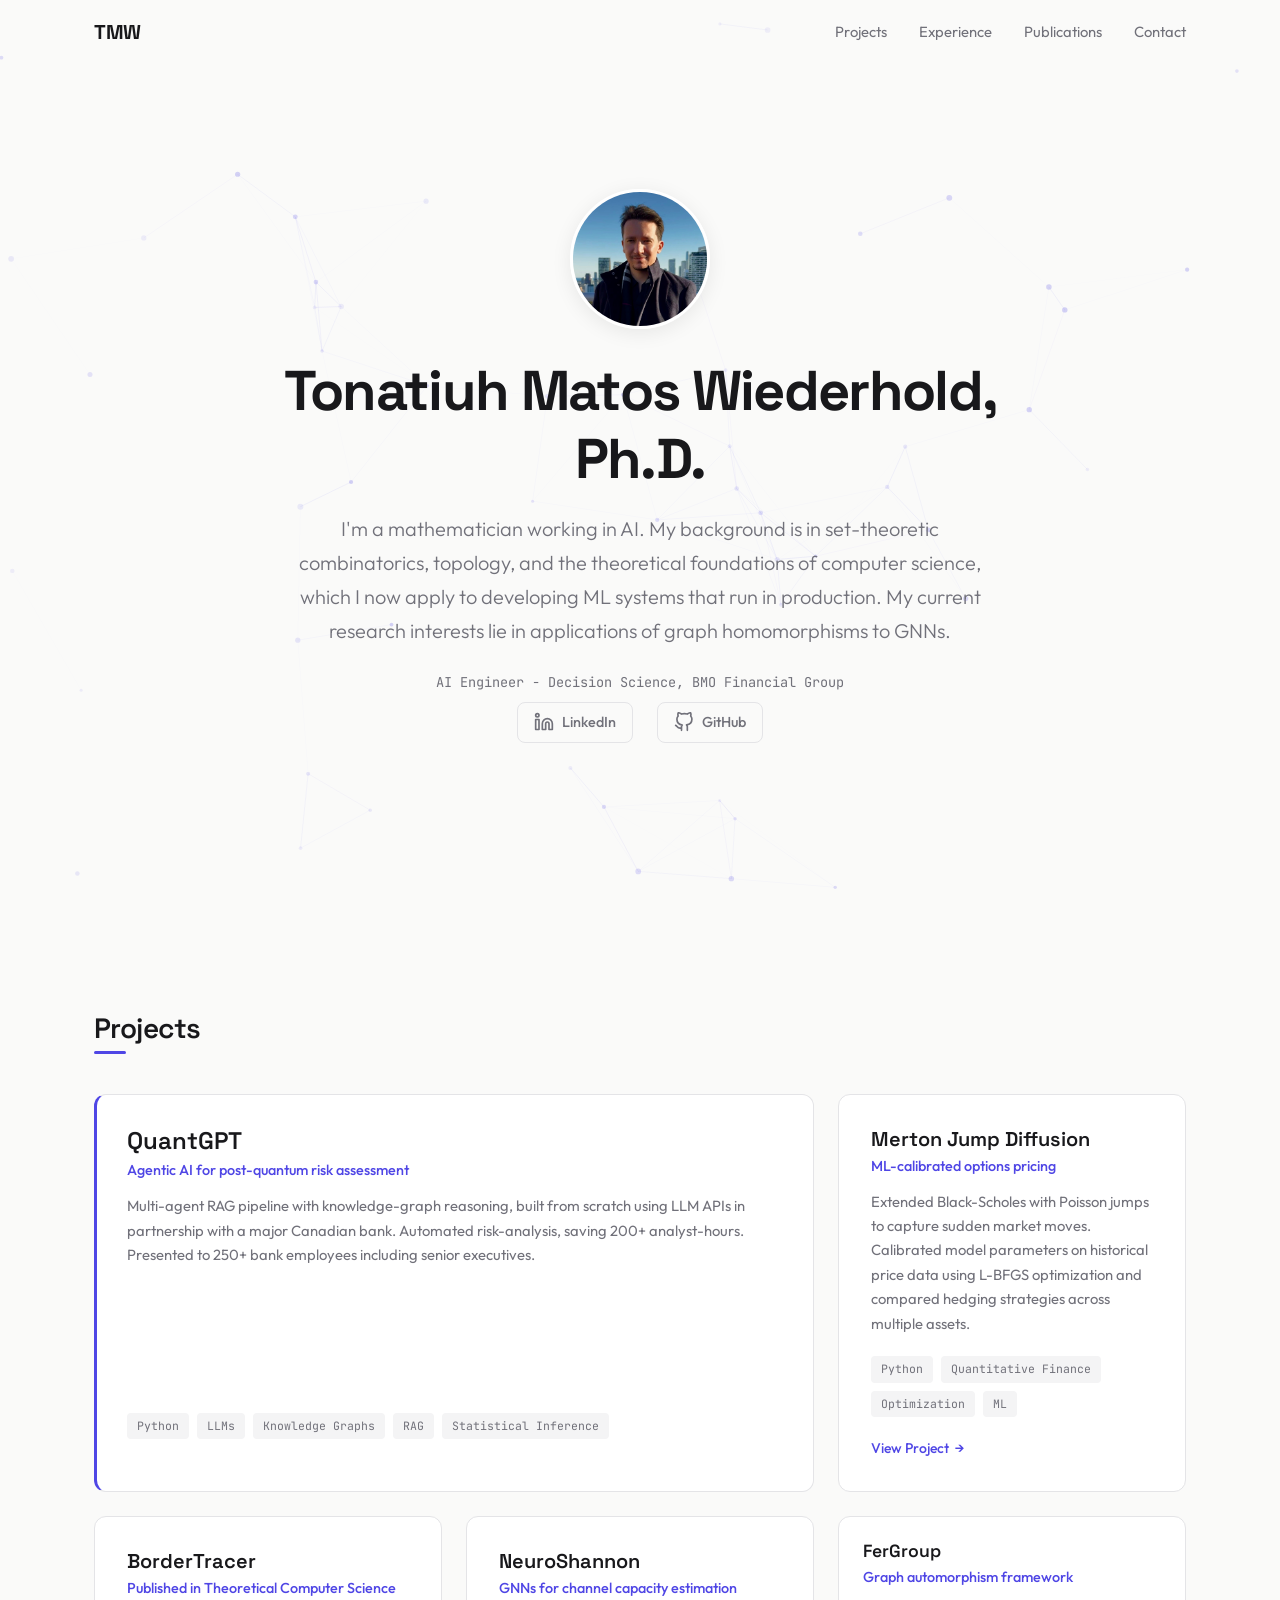
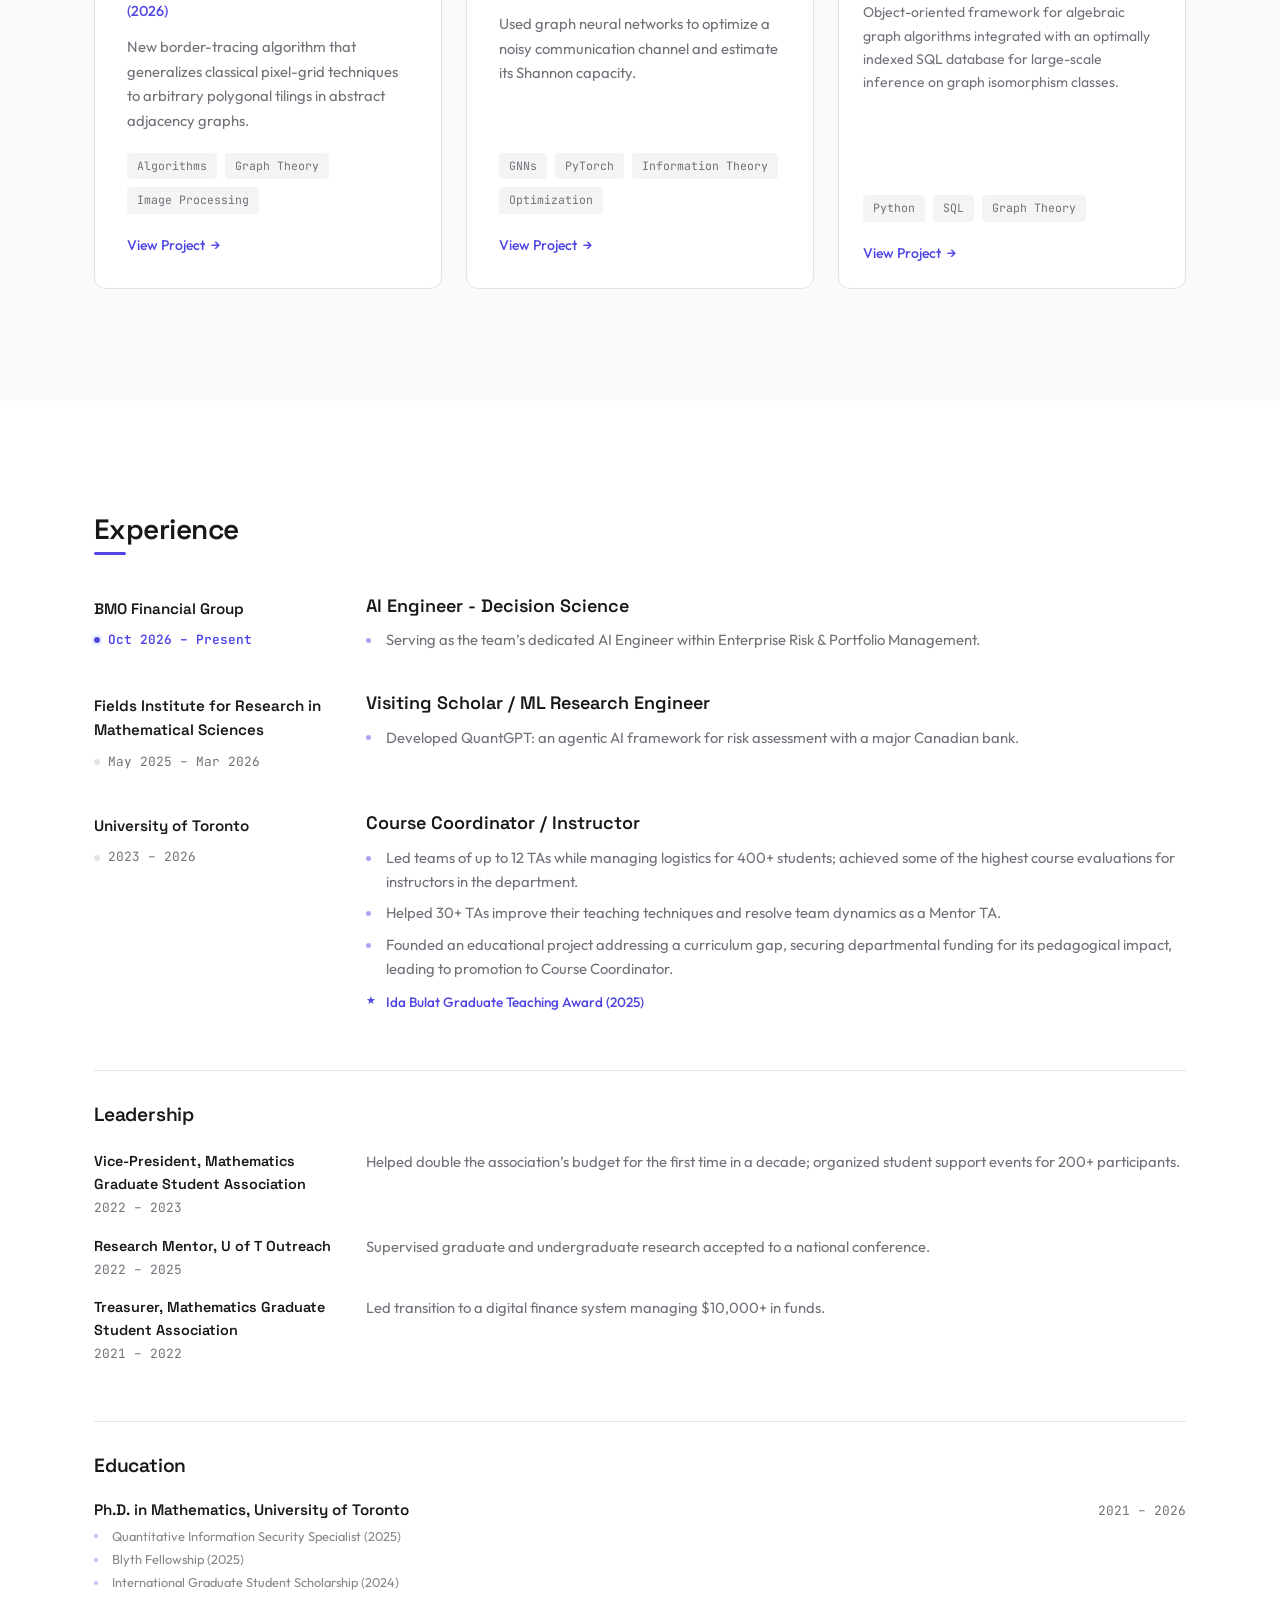
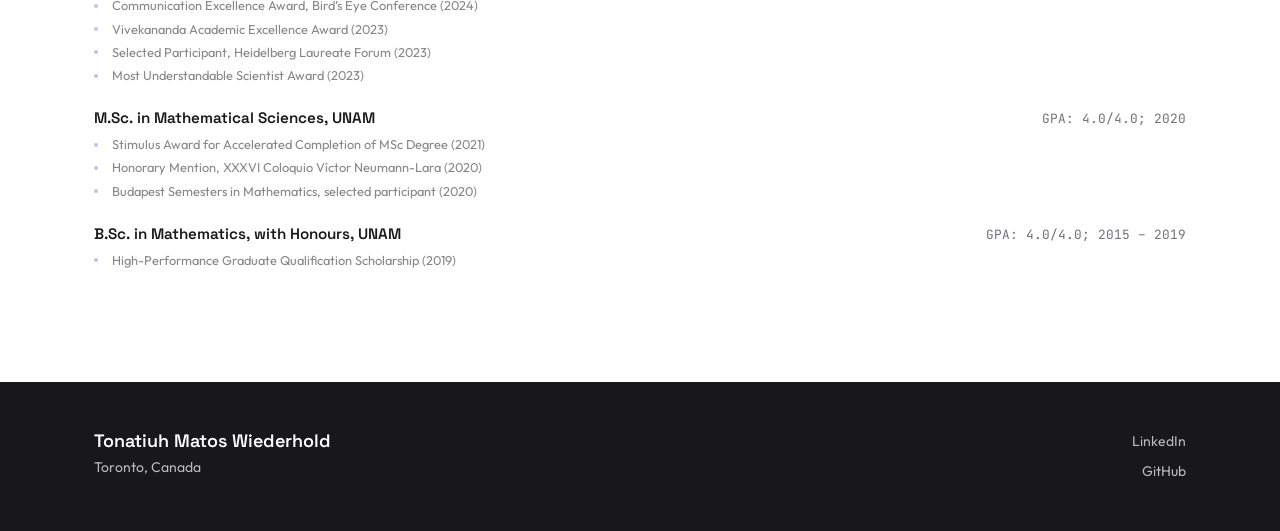
<file: index.html>
<!DOCTYPE html>
<html lang="en">
<head>
  <meta charset="UTF-8">
  <meta name="viewport" content="width=device-width, initial-scale=1.0">
  <title>Tonatiuh Matos Wiederhold</title>
  <meta name="description" content="Mathematician turned AI engineer, building production machine learning systems. PhD in Mathematics, University of Toronto.">
  <meta property="og:title" content="Tonatiuh Matos Wiederhold">
  <meta property="og:description" content="Mathematician building AI systems, optimization tools, and the theory behind them.">
  <meta property="og:type" content="website">
  <meta property="og:url" content="https://wiederhold.dev">
  <link rel="canonical" href="https://wiederhold.dev">
  <link rel="icon" href="images/favicon.ico">
  <link rel="preconnect" href="https://fonts.googleapis.com">
  <link rel="preconnect" href="https://fonts.gstatic.com" crossorigin>
  <link href="https://fonts.googleapis.com/css2?family=Space+Grotesk:wght@500;600;700&family=Outfit:wght@300;400;500&family=JetBrains+Mono:wght@400&display=swap" rel="stylesheet">
  <link rel="stylesheet" href="css/style.css">
</head>
<body>
  <nav class="nav" id="nav">
    <div class="nav-inner">
      <a href="/" class="nav-logo">TMW</a>
      <div class="nav-links" id="nav-links">
        <a href="#projects">Projects</a>
        <a href="#experience">Experience</a>
        <a href="publications.html">Publications</a>
        <a href="#contact">Contact</a>
      </div>
      <button class="nav-toggle" id="nav-toggle" aria-label="Toggle menu">
        <span></span>
        <span></span>
        <span></span>
      </button>
    </div>
  </nav>

  <section class="hero" id="hero">
    <canvas id="graph-canvas"></canvas>
    <div class="hero-content">
      <img src="images/headshot.jpeg" alt="Tonatiuh Matos Wiederhold" class="hero-headshot">
      <h1 class="hero-name">Tonatiuh Matos Wiederhold, Ph.D.</h1>
      <p class="hero-tagline">I'm a mathematician working in AI. My background is in set-theoretic combinatorics, topology, and the theoretical foundations of computer science, which I now apply to developing ML systems that run in production. My current research interests lie in applications of graph homomorphisms to GNNs.</p>
      <p class="hero-status">AI Engineer - Decision Science, BMO Financial Group</p>
      <div class="hero-links">
        <a href="https://linkedin.com/in/tonamatos" target="_blank" rel="noopener" class="hero-link" aria-label="LinkedIn">
          <svg width="20" height="20" viewBox="0 0 24 24" fill="none" stroke="currentColor" stroke-width="2" stroke-linecap="round" stroke-linejoin="round"><path d="M16 8a6 6 0 016 6v7h-4v-7a2 2 0 00-4 0v7h-4v-7a6 6 0 016-6z"/><rect x="2" y="9" width="4" height="12"/><circle cx="4" cy="4" r="2"/></svg>
          LinkedIn
        </a>
        <a href="https://github.com/tonamatos" target="_blank" rel="noopener" class="hero-link" aria-label="GitHub">
          <svg width="20" height="20" viewBox="0 0 24 24" fill="none" stroke="currentColor" stroke-width="2" stroke-linecap="round" stroke-linejoin="round"><path d="M9 19c-5 1.5-5-2.5-7-3m14 6v-3.87a3.37 3.37 0 00-.94-2.61c3.14-.35 6.44-1.54 6.44-7A5.44 5.44 0 0020 4.77 5.07 5.07 0 0019.91 1S18.73.65 16 2.48a13.38 13.38 0 00-7 0C6.27.65 5.09 1 5.09 1A5.07 5.07 0 005 4.77a5.44 5.44 0 00-1.5 3.78c0 5.42 3.3 6.61 6.44 7A3.37 3.37 0 009 18.13V22"/></svg>
          GitHub
        </a>
      </div>
    </div>
  </section>

  <section class="section" id="projects">
    <div class="container">
      <h2 class="section-heading">Projects</h2>
      <div class="project-grid" id="project-grid"></div>
    </div>
  </section>

  <section class="section section-alt" id="experience">
    <div class="container">
      <h2 class="section-heading">Experience</h2>
      <div class="experience-list" id="experience-list"></div>

      <h3 class="subsection-heading">Leadership</h3>
      <div class="leadership-list" id="leadership-list"></div>

      <h3 class="subsection-heading">Education</h3>
      <div class="education-list" id="education-list"></div>
    </div>
  </section>

  <footer class="footer" id="contact">
    <div class="container">
      <div class="footer-inner">
        <div class="footer-info">
          <h2 class="footer-name">Tonatiuh Matos Wiederhold</h2>
          <p class="footer-location">Toronto, Canada</p>
        </div>
        <div class="footer-links">
          <a href="https://linkedin.com/in/tonamatos" target="_blank" rel="noopener">LinkedIn</a>
          <a href="https://github.com/tonamatos" target="_blank" rel="noopener">GitHub</a>
        </div>
      </div>
    </div>
  </footer>

  <script src="js/graph.js"></script>
  <script src="js/main.js"></script>
</body>
</html>
</file>
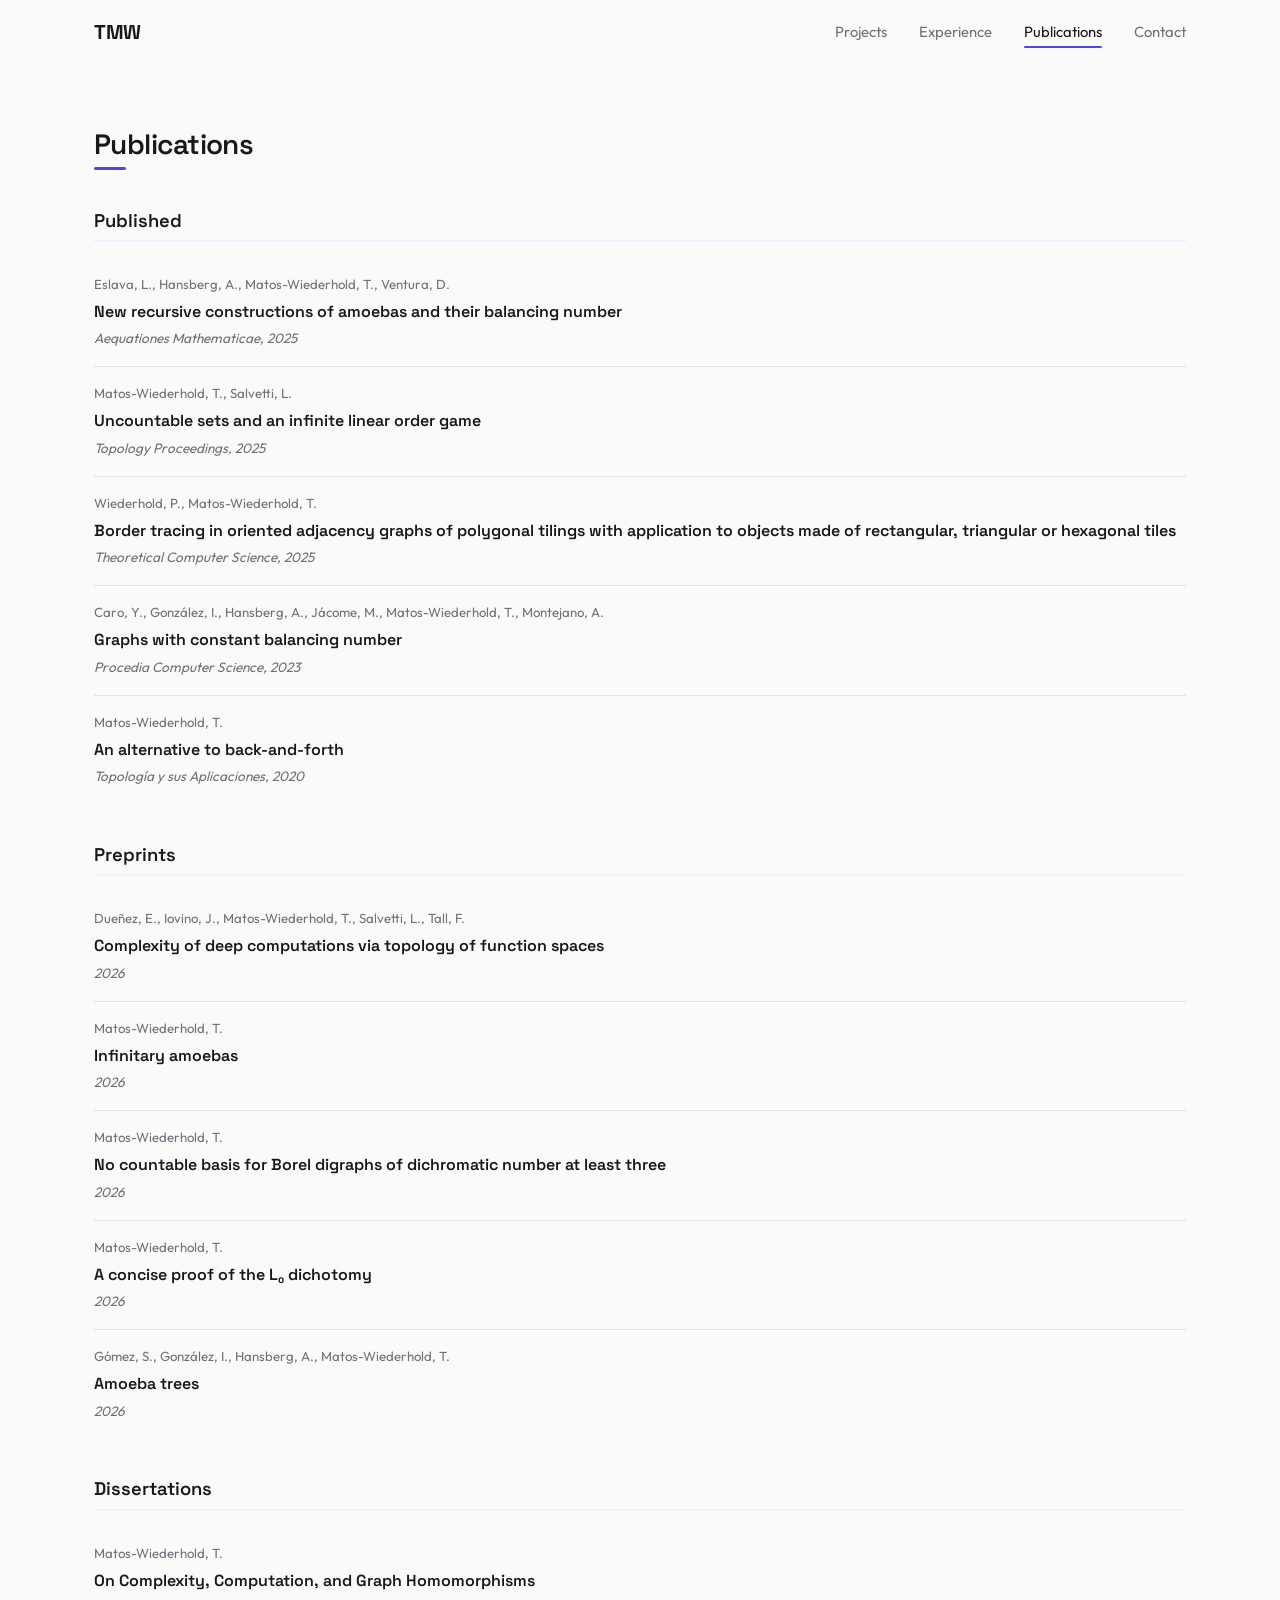
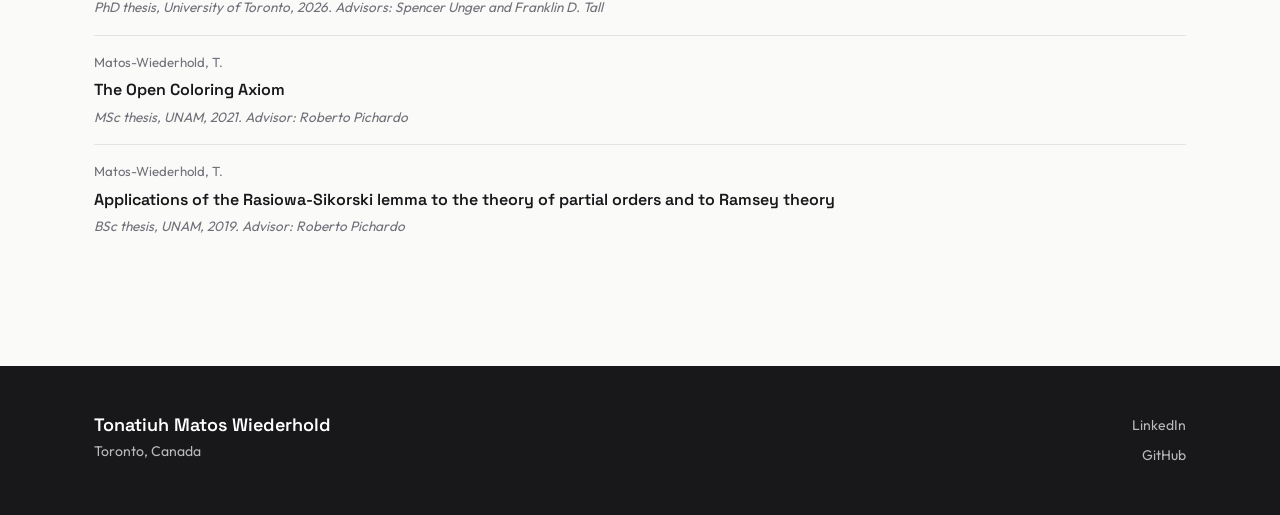
<file: publications.html>
<!DOCTYPE html>
<html lang="en">
<head>
  <meta charset="UTF-8">
  <meta name="viewport" content="width=device-width, initial-scale=1.0">
  <title>Tona's Publications</title>
  <meta name="description" content="Publications by Tonatiuh Matos Wiederhold.">
  <link rel="icon" href="images/favicon.ico">
  <link rel="preconnect" href="https://fonts.googleapis.com">
  <link rel="preconnect" href="https://fonts.gstatic.com" crossorigin>
  <link href="https://fonts.googleapis.com/css2?family=Space+Grotesk:wght@500;600;700&family=Outfit:wght@300;400;500&family=JetBrains+Mono:wght@400&display=swap" rel="stylesheet">
  <link rel="stylesheet" href="css/style.css">
</head>
<body>
  <nav class="nav" id="nav">
    <div class="nav-inner">
      <a href="/" class="nav-logo">TMW</a>
      <div class="nav-links" id="nav-links">
        <a href="/#projects">Projects</a>
        <a href="/#experience">Experience</a>
        <a href="publications.html" class="active">Publications</a>
        <a href="/#contact">Contact</a>
      </div>
      <button class="nav-toggle" id="nav-toggle" aria-label="Toggle menu">
        <span></span>
        <span></span>
        <span></span>
      </button>
    </div>
  </nav>

  <main class="section publications-page">
    <div class="container">
      <h1 class="section-heading">Publications</h1>
      <div id="pub-list"></div>
    </div>
  </main>

  <footer class="footer" id="contact">
    <div class="container">
      <div class="footer-inner">
        <div class="footer-info">
          <h2 class="footer-name">Tonatiuh Matos Wiederhold</h2>
          <p class="footer-location">Toronto, Canada</p>
        </div>
        <div class="footer-links">
          <a href="https://linkedin.com/in/tonamatos" target="_blank" rel="noopener">LinkedIn</a>
          <a href="https://github.com/tonamatos" target="_blank" rel="noopener">GitHub</a>
        </div>
      </div>
    </div>
  </footer>

  <script src="js/main.js"></script>
</body>
</html>
</file>
<file: css/style.css>
:root {
  --bg: #FAFAF9;
  --surface: #FFFFFF;
  --text: #18181B;
  --text-secondary: #71717A;
  --accent: #4F46E5;
  --accent-hover: #4338CA;
  --accent-light: #EEF2FF;
  --border: #E4E4E7;
  --tag-bg: #F4F4F5;
  --font-display: 'Space Grotesk', sans-serif;
  --font-body: 'Outfit', sans-serif;
  --font-mono: 'JetBrains Mono', monospace;
  --max-width: 1140px;
  --nav-height: 64px;
}

*, *::before, *::after {
  margin: 0;
  padding: 0;
  box-sizing: border-box;
}

html {
  scroll-behavior: smooth;
  scroll-padding-top: var(--nav-height);
}

body {
  font-family: var(--font-body);
  font-weight: 400;
  color: var(--text);
  background: var(--bg);
  line-height: 1.6;
  -webkit-font-smoothing: antialiased;
  -moz-osx-font-smoothing: grayscale;
}

h1, h2, h3, h4 {
  font-family: var(--font-display);
  line-height: 1.2;
}

a {
  color: var(--accent);
  text-decoration: none;
  transition: color 0.2s;
}

a:hover {
  color: var(--accent-hover);
}

img {
  max-width: 100%;
  display: block;
}

.container {
  max-width: var(--max-width);
  margin: 0 auto;
  padding: 0 1.5rem;
}

/* ========== Navigation ========== */

.nav {
  position: fixed;
  top: 0;
  left: 0;
  right: 0;
  z-index: 100;
  background: transparent;
  transition: background 0.3s, box-shadow 0.3s;
}

.nav.scrolled {
  background: rgba(250, 250, 249, 0.92);
  backdrop-filter: blur(12px);
  -webkit-backdrop-filter: blur(12px);
  box-shadow: 0 1px 0 var(--border);
}

.nav-inner {
  max-width: var(--max-width);
  margin: 0 auto;
  padding: 0 1.5rem;
  height: var(--nav-height);
  display: flex;
  align-items: center;
  justify-content: space-between;
}

.nav-logo {
  font-family: var(--font-display);
  font-weight: 700;
  font-size: 1.25rem;
  color: var(--text);
  letter-spacing: -0.02em;
}

.nav-logo:hover {
  color: var(--accent);
}

.nav-links {
  display: flex;
  gap: 2rem;
}

.nav-links a {
  font-family: var(--font-body);
  font-weight: 400;
  font-size: 0.925rem;
  color: var(--text-secondary);
  transition: color 0.2s;
  position: relative;
}

.nav-links a:hover,
.nav-links a.active {
  color: var(--text);
}

.nav-links a.active::after {
  content: '';
  position: absolute;
  bottom: -4px;
  left: 0;
  right: 0;
  height: 2px;
  background: var(--accent);
  border-radius: 1px;
}

.nav-toggle {
  display: none;
  flex-direction: column;
  gap: 5px;
  background: none;
  border: none;
  cursor: pointer;
  padding: 4px;
}

.nav-toggle span {
  display: block;
  width: 22px;
  height: 2px;
  background: var(--text);
  border-radius: 1px;
  transition: transform 0.3s, opacity 0.3s;
}

.nav-toggle.open span:nth-child(1) {
  transform: translateY(7px) rotate(45deg);
}

.nav-toggle.open span:nth-child(2) {
  opacity: 0;
}

.nav-toggle.open span:nth-child(3) {
  transform: translateY(-7px) rotate(-45deg);
}

/* ========== Hero ========== */

.hero {
  position: relative;
  min-height: 100vh;
  display: flex;
  align-items: center;
  justify-content: center;
  overflow: hidden;
  padding: 6rem 1.5rem 4rem;
}

#graph-canvas {
  position: absolute;
  top: 0;
  left: 0;
  width: 100%;
  height: 100%;
  pointer-events: none;
}

.hero-content {
  position: relative;
  z-index: 1;
  text-align: center;
  max-width: 720px;
}

.hero-headshot {
  width: 140px;
  height: 140px;
  border-radius: 50%;
  object-fit: cover;
  margin: 0 auto 1.75rem;
  border: 3px solid var(--surface);
  box-shadow: 0 4px 20px rgba(0, 0, 0, 0.08);
}

.hero-name {
  font-size: clamp(2.25rem, 5vw, 3.5rem);
  font-weight: 700;
  letter-spacing: -0.03em;
  margin-bottom: 1.25rem;
  color: var(--text);
}

.hero-tagline {
  font-size: clamp(1.05rem, 2vw, 1.25rem);
  font-weight: 300;
  color: var(--text-secondary);
  line-height: 1.7;
  margin-bottom: 1.5rem;
}

.hero-status {
  font-family: var(--font-mono);
  font-size: 0.85rem;
  color: var(--text-secondary);
  margin-bottom: 0.5rem;
}

.hero-hlf {
  font-size: 0.825rem;
  color: var(--text-secondary);
  margin-bottom: 0.75rem;
}

.hero-aside {
  font-size: 0.825rem;
  color: var(--text-secondary);
  opacity: 0.75;
  font-style: italic;
  margin-bottom: 0.75rem;
}

.hero-location {
  font-size: 0.9rem;
  color: var(--text-secondary);
  margin-bottom: 2rem;
}

.hero-links {
  display: flex;
  gap: 1.5rem;
  justify-content: center;
  flex-wrap: wrap;
}

.hero-link {
  display: inline-flex;
  align-items: center;
  gap: 0.5rem;
  font-size: 0.9rem;
  font-weight: 500;
  color: var(--text-secondary);
  padding: 0.5rem 1rem;
  border: 1px solid var(--border);
  border-radius: 8px;
  transition: border-color 0.2s, color 0.2s, background 0.2s;
}

.hero-link:hover {
  color: var(--accent);
  border-color: var(--accent);
  background: var(--accent-light);
}

.hero-link svg {
  flex-shrink: 0;
}

/* ========== Sections ========== */

.section {
  padding: 7rem 0;
}

.section-alt {
  background: var(--surface);
}

.section-heading {
  font-size: 1.75rem;
  font-weight: 600;
  letter-spacing: -0.02em;
  margin-bottom: 3rem;
  position: relative;
  display: inline-block;
}

.section-heading::after {
  content: '';
  position: absolute;
  bottom: -8px;
  left: 0;
  width: 2rem;
  height: 3px;
  background: var(--accent);
  border-radius: 2px;
}

/* ========== Project Grid ========== */

.project-grid {
  display: grid;
  grid-template-columns: repeat(3, 1fr);
  gap: 1.5rem;
}

.project-card {
  background: var(--surface);
  border: 1px solid var(--border);
  border-radius: 12px;
  padding: 2rem;
  transition: transform 0.2s, box-shadow 0.2s, border-color 0.2s;
  display: flex;
  flex-direction: column;
}

.project-card:hover {
  transform: translateY(-2px);
  box-shadow: 0 8px 24px rgba(0, 0, 0, 0.06);
  border-color: rgba(79, 70, 229, 0.3);
}

.project-card.featured {
  grid-column: span 2;
  border-left: 3px solid var(--accent);
  padding-left: calc(2rem - 2px);
}

.project-card.minor {
  padding: 1.5rem;
}

.project-card .card-title {
  font-family: var(--font-display);
  font-size: 1.25rem;
  font-weight: 600;
  color: var(--text);
  margin-bottom: 0.25rem;
}

.project-card.featured .card-title {
  font-size: 1.5rem;
}

.project-card.minor .card-title {
  font-size: 1.1rem;
}

.project-card .card-tagline {
  font-size: 0.9rem;
  font-weight: 500;
  color: var(--accent);
  margin-bottom: 0.75rem;
}

.project-card .card-description {
  font-size: 0.925rem;
  color: var(--text-secondary);
  line-height: 1.65;
  margin-bottom: 1.25rem;
  flex-grow: 1;
}

.project-card.minor .card-description {
  font-size: 0.875rem;
}

.card-tags {
  display: flex;
  flex-wrap: wrap;
  gap: 0.5rem;
  margin-bottom: 1.25rem;
}

.card-tag {
  font-family: var(--font-mono);
  font-size: 0.72rem;
  color: var(--text-secondary);
  background: var(--tag-bg);
  padding: 0.25rem 0.625rem;
  border-radius: 4px;
}

.card-links {
  display: flex;
  gap: 1rem;
  margin-top: auto;
}

.card-link {
  font-size: 0.875rem;
  font-weight: 500;
  color: var(--accent);
  display: inline-flex;
  align-items: center;
  gap: 0.35rem;
  transition: gap 0.2s;
}

.card-link:hover {
  gap: 0.5rem;
}

.card-link .arrow {
  transition: transform 0.2s;
}

.card-link:hover .arrow {
  transform: translateX(2px);
}

/* ========== Experience ========== */

.experience-list {
  display: flex;
  flex-direction: column;
  gap: 2.5rem;
}

.exp-item {
  display: grid;
  grid-template-columns: 240px 1fr;
  gap: 2rem;
}

.exp-meta {
  padding-top: 0.125rem;
}

.exp-org {
  font-family: var(--font-display);
  font-weight: 600;
  font-size: 0.95rem;
  color: var(--text);
  margin-bottom: 0.25rem;
}

.exp-date {
  font-family: var(--font-mono);
  font-size: 0.8rem;
  color: var(--text-secondary);
  display: inline-flex;
  align-items: center;
  gap: 0.5rem;
}

.exp-date::before {
  content: '';
  width: 6px;
  height: 6px;
  border-radius: 50%;
  background: var(--border);
  flex-shrink: 0;
}

.exp-item.is-current .exp-date {
  color: var(--accent);
  font-weight: 600;
}

.exp-item.is-current .exp-date::before {
  background: var(--accent);
  box-shadow: 0 0 0 3px var(--accent-light);
}

.exp-body h3 {
  font-size: 1.125rem;
  font-weight: 600;
  color: var(--text);
  margin-bottom: 0.75rem;
}

.exp-body ul {
  list-style: none;
  display: flex;
  flex-direction: column;
  gap: 0.5rem;
}

.exp-body li {
  font-size: 0.925rem;
  color: var(--text-secondary);
  line-height: 1.6;
  padding-left: 1.25rem;
  position: relative;
}

.exp-body li::before {
  content: '';
  position: absolute;
  left: 0;
  top: 0.65em;
  width: 5px;
  height: 5px;
  border-radius: 50%;
  background: var(--accent);
  opacity: 0.5;
}

/* ========== Subsections (Leadership, Education) ========== */

.subsection-heading {
  font-size: 1.2rem;
  font-weight: 600;
  letter-spacing: -0.01em;
  color: var(--text);
  margin-top: 3.5rem;
  margin-bottom: 1.5rem;
  padding-top: 2rem;
  border-top: 1px solid var(--border);
}

.exp-award {
  font-size: 0.85rem;
  font-weight: 500;
  color: var(--accent);
  margin-top: 0.75rem;
  padding-left: 1.25rem;
  position: relative;
}

.exp-award::before {
  content: '★';
  position: absolute;
  left: 0;
  font-size: 0.7rem;
}

.leadership-list {
  display: flex;
  flex-direction: column;
  gap: 1rem;
}

.leadership-item {
  display: grid;
  grid-template-columns: 240px 1fr;
  gap: 2rem;
  font-size: 0.925rem;
  color: var(--text-secondary);
  line-height: 1.6;
}

.leadership-role {
  font-family: var(--font-display);
  font-weight: 600;
  font-size: 0.9rem;
  color: var(--text);
}

.leadership-date {
  font-family: var(--font-mono);
  font-size: 0.8rem;
  color: var(--text-secondary);
  margin-top: 0.125rem;
}

.education-list {
  display: flex;
  flex-direction: column;
  gap: 1.5rem;
}

.edu-item {
  display: flex;
  flex-direction: column;
  gap: 0.35rem;
}

.edu-header {
  display: flex;
  align-items: baseline;
  justify-content: space-between;
  gap: 1rem;
  flex-wrap: wrap;
}

.edu-degree {
  font-family: var(--font-display);
  font-weight: 600;
  font-size: 0.95rem;
  color: var(--text);
}

.edu-date {
  font-family: var(--font-mono);
  font-size: 0.8rem;
  color: var(--text-secondary);
  white-space: nowrap;
}

.edu-meta {
  font-family: var(--font-mono);
}

.edu-awards {
  list-style: none;
  display: flex;
  flex-direction: column;
  gap: 0.25rem;
}

.edu-awards li {
  font-size: 0.8rem;
  color: var(--text-secondary);
  opacity: 0.85;
  line-height: 1.5;
  padding-left: 1.1rem;
  position: relative;
}

.edu-awards li::before {
  content: '';
  position: absolute;
  left: 0;
  top: 0.6em;
  width: 4px;
  height: 4px;
  border-radius: 50%;
  background: var(--accent);
  opacity: 0.4;
}

/* ========== Publications ========== */

.publications-page {
  padding-top: calc(var(--nav-height) + 4rem);
  min-height: 80vh;
}

.pub-category {
  margin-bottom: 2.5rem;
}

.pub-category:last-child {
  margin-bottom: 0;
}

.pub-category-heading {
  font-family: var(--font-display);
  font-size: 1.15rem;
  font-weight: 600;
  color: var(--text);
  margin-bottom: 1rem;
  padding-bottom: 0.5rem;
  border-bottom: 2px solid var(--accent-light);
}

.pub-list {
  list-style: none;
  display: flex;
  flex-direction: column;
  gap: 0;
}

.pub-item {
  padding: 1rem 0;
  border-bottom: 1px solid var(--border);
}

.pub-item:last-child {
  border-bottom: none;
}

.pub-authors {
  font-size: 0.825rem;
  color: var(--text-secondary);
  margin-bottom: 0.25rem;
}

.pub-title {
  font-family: var(--font-display);
  font-weight: 600;
  font-size: 1rem;
  color: var(--text);
  margin-bottom: 0.25rem;
}

.pub-venue {
  font-size: 0.85rem;
  color: var(--text-secondary);
  font-style: italic;
}

.pub-link {
  font-size: 0.85rem;
  font-weight: 500;
}

/* ========== Footer ========== */

.footer {
  background: var(--text);
  color: rgba(255, 255, 255, 0.7);
  padding: 3rem 0;
}

.footer-inner {
  display: flex;
  justify-content: space-between;
  align-items: flex-start;
  flex-wrap: wrap;
  gap: 2rem;
}

.footer-name {
  font-size: 1.125rem;
  font-weight: 600;
  color: #fff;
  margin-bottom: 0.25rem;
}

.footer-location {
  font-size: 0.875rem;
}

.footer-links {
  display: flex;
  flex-direction: column;
  gap: 0.5rem;
  text-align: right;
}

.footer-links a {
  color: rgba(255, 255, 255, 0.7);
  font-size: 0.875rem;
  transition: color 0.2s;
}

.footer-links a:hover {
  color: #fff;
}

/* ========== Responsive ========== */

@media (max-width: 1024px) {
  .project-grid {
    grid-template-columns: repeat(2, 1fr);
  }

  .project-card.featured {
    grid-column: span 2;
  }
}

@media (max-width: 768px) {
  .nav-links {
    display: none;
    position: absolute;
    top: var(--nav-height);
    left: 0;
    right: 0;
    flex-direction: column;
    background: rgba(250, 250, 249, 0.97);
    backdrop-filter: blur(12px);
    -webkit-backdrop-filter: blur(12px);
    padding: 1rem 1.5rem 1.5rem;
    gap: 0;
    border-bottom: 1px solid var(--border);
  }

  .nav-links.open {
    display: flex;
  }

  .nav-links a {
    padding: 0.75rem 0;
    border-bottom: 1px solid var(--border);
    font-size: 1rem;
  }

  .nav-links a:last-child {
    border-bottom: none;
  }

  .nav-links a.active::after {
    display: none;
  }

  .nav-toggle {
    display: flex;
  }

  .hero {
    min-height: 90vh;
    padding: 5rem 1.5rem 3rem;
  }

  .hero-name {
    font-size: 2rem;
  }

  .section {
    padding: 4rem 0;
  }

  .section-heading {
    margin-bottom: 2rem;
  }

  .project-grid {
    grid-template-columns: 1fr;
  }

  .project-card.featured {
    grid-column: span 1;
  }

  .exp-item {
    grid-template-columns: 1fr;
    gap: 0.5rem;
  }

  .leadership-item {
    grid-template-columns: 1fr;
    gap: 0.25rem;
  }

  .hero-headshot {
    width: 110px;
    height: 110px;
    margin-bottom: 1.25rem;
  }

  .footer-inner {
    flex-direction: column;
  }

  .footer-links {
    text-align: left;
    flex-direction: row;
    flex-wrap: wrap;
    gap: 1rem;
  }
}

@media (max-width: 480px) {
  .hero-links {
    flex-direction: column;
    align-items: center;
  }

  .hero-link {
    width: 100%;
    max-width: 200px;
    justify-content: center;
  }
}

@media (prefers-reduced-motion: reduce) {
  html {
    scroll-behavior: auto;
  }

  .project-card {
    transition: none;
  }

  .card-link, .card-link .arrow {
    transition: none;
  }
}
</file>
